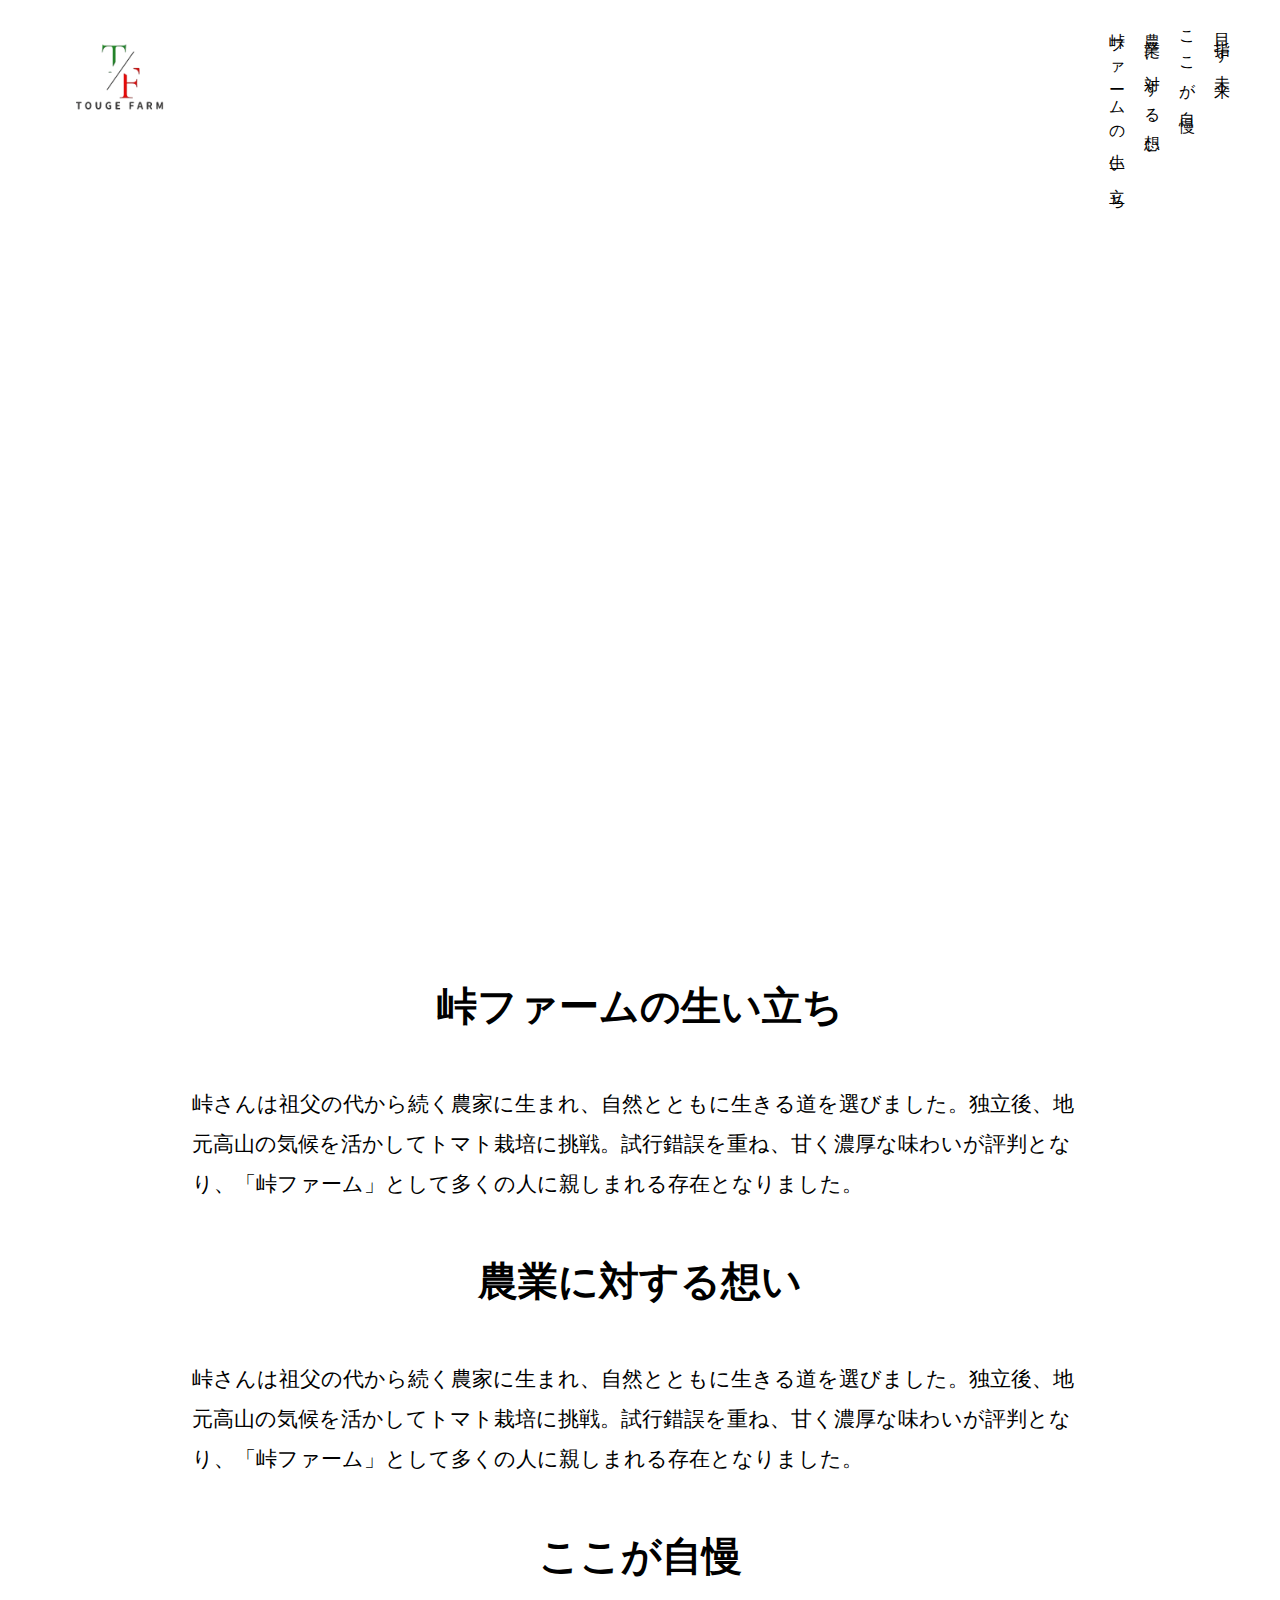
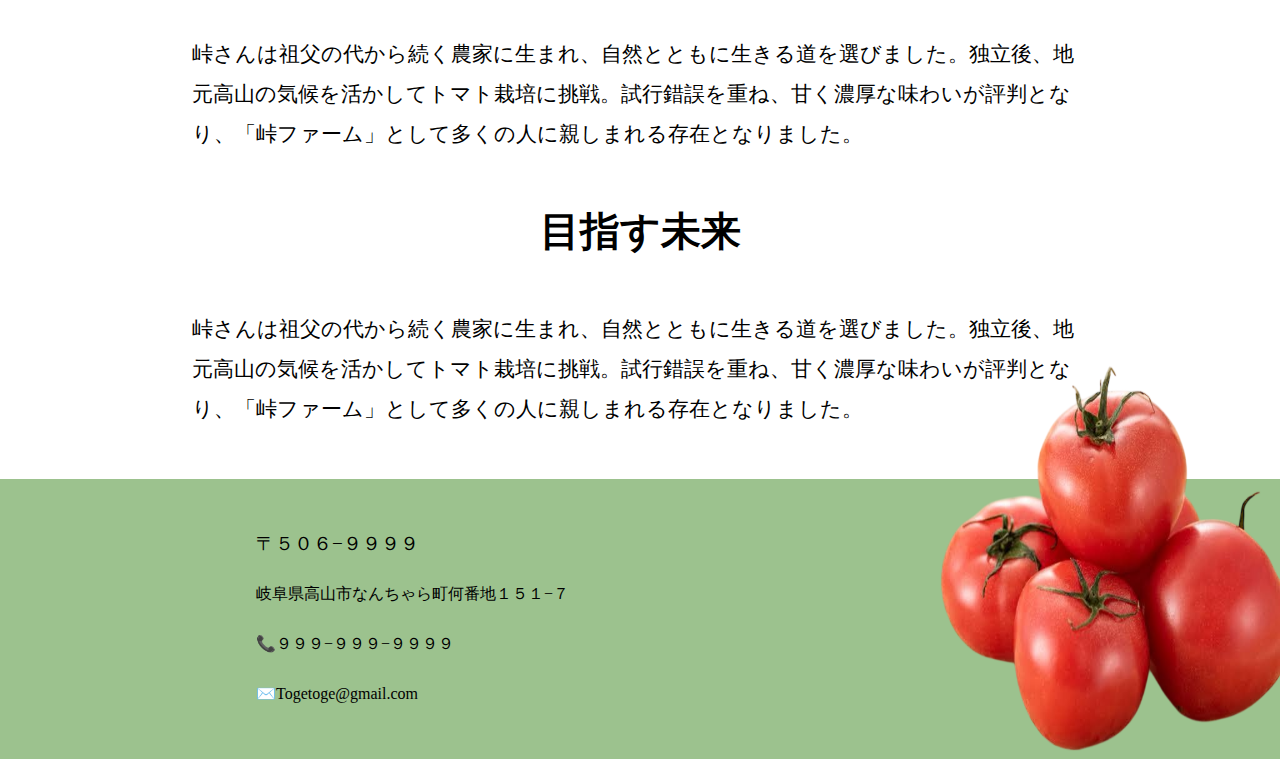
<file: index.html>
<!DOCTYPE html>
<html lang="ja">
<head>
    <meta charset="UTF-8">
    <meta name="viewport" content="width=device-width, initial-scale=1.0">
    <title>峠ファーム</title>
    <link rel="stylesheet" href="Toge.css">
    <link rel="icon" type="image/png" href="/images/favicon.svg" sizes="96x96" />
    <link rel="icon" type="image/svg+xml" href="/images/favicon.svg" />
    <link rel="shortcut icon" href="/favicon.ico" />
    <link rel="apple-touch-icon" sizes="180x180" href="/apple-touch-icon.png" />
    <link rel="manifest" href="/site.webmanifest" />
</head>
<body>
    <header>
        <div class="room1">
            <h1 class="logo"> <img src="images/logologo.PNG" alt="" class="logotext" width="60px" height="60px"></h1>
            <!-- <img src="pomu.png" alt="" class="pomu" width="70px" height="70px">
            <img src="pocha.png" alt="" class="pocha" width="70px" height="70px"> -->

            <img src="images/pomupocha.png" alt="" width="40px" height="40px" class="pomupocha" id="push">
            <ul class="ul1" id="slide">
                <li class="li" id="move"><a href="#toone">峠ファームの生い立ち</a></li>
                <li class="li" id="move1"><a href="#to2">農業に対する想い</a></li>
                <li class="li" id="move2"><a href="#to3">ここが自慢</a></li>
                <li class="li" id="move3"><a href="#to4">目指す未来</a></li>
            </ul>
    
        </div>
        <img src="images/aile2.jpg" alt="" class="back">
        <img src="images/habetoma.jpg" alt="" class="back">
        <img src="images/togemama.jpg" alt="" class="back">
        <!-- <img src="images/IMG_3374.JPG" alt="" class="back"> -->

        <!-- <img src="images/togekunn.PNG" alt="" class="togekun" width="10%" height="50%"> -->
    </header>

    <div id="overlay"></div>

    <section class="section1" id="toone">
        <h1 class="h12">峠ファームの生い立ち</h1>
        <p class="text1">峠さんは祖父の代から続く農家に生まれ、自然とともに生きる道を選びました。独立後、地元高山の気候を活かしてトマト栽培に挑戦。試行錯誤を重ね、甘く濃厚な味わいが評判となり、「峠ファーム」として多くの人に親しまれる存在となりました。</p>

    </section>

    <section class="section2" id="to2">
        <h1 class="h13">農業に対する想い</h1>
        <p class="text2">峠さんは祖父の代から続く農家に生まれ、自然とともに生きる道を選びました。独立後、地元高山の気候を活かしてトマト栽培に挑戦。試行錯誤を重ね、甘く濃厚な味わいが評判となり、「峠ファーム」として多くの人に親しまれる存在となりました。</p>
    </section>

    <section class="section3" id="to3">
        <h1 class="h14">ここが自慢</h1>
        <p class="text3">峠さんは祖父の代から続く農家に生まれ、自然とともに生きる道を選びました。独立後、地元高山の気候を活かしてトマト栽培に挑戦。試行錯誤を重ね、甘く濃厚な味わいが評判となり、「峠ファーム」として多くの人に親しまれる存在となりました。</p>
    </section>

    <section class="section3" id="to4">
        <h1 class="h14">目指す未来</h1>
        <p class="text3">峠さんは祖父の代から続く農家に生まれ、自然とともに生きる道を選びました。独立後、地元高山の気候を活かしてトマト栽培に挑戦。試行錯誤を重ね、甘く濃厚な味わいが評判となり、「峠ファーム」として多くの人に親しまれる存在となりました。</p>
    </section>

    <footer>
        <ul class="ulF">
            <li class="liF">〒５０６−９９９９</li>
            <li class="liF1">岐阜県高山市なんちゃら町何番地１５１−７</li>
            <li class="liF2">📞９９９−９９９−９９９９</li>
            <li class="liF3">✉️Togetoge@gmail.com</li>
        </ul>
        <img src="images/トマト.png" alt="" class="havetomato" width="40%" height="auto">
    </footer>
    


    <script>
        const push = document.getElementById('push');
        const slide = document.getElementById('slide');
        const overlay = document.getElementById('overlay');
        const move = document.getElementById('move');
        const move1 = document.getElementById('move1');
        const move2 = document.getElementById('move2');
        const move3 = document.getElementById('move3');



        push.addEventListener('click', () => {
            slide.classList.add('open');
            overlay.classList.add('show');
        });

        overlay.addEventListener('click',() => {
            slide.classList.remove('open');
            overlay.classList.remove('show');
        });

        move.addEventListener('click', () => {
            slide.classList.remove('open');
            overlay.classList.remove('show');
        });

        move1.addEventListener('click', () => {
            slide.classList.remove('open');
            overlay.classList.remove('show');
        });
        move2.addEventListener('click', () => {
            slide.classList.remove('open');
            overlay.classList.remove('show');
        });
        move3.addEventListener('click', () => {
            slide.classList.remove('open');
            overlay.classList.remove('show');
        });


    </script>
</body>
</html>
</file>
<file: Toge.css>
@charset "utf-8";

*{margin: 0; padding: 0; box-sizing: border-box; font-family: 'Times New Roman', Times, serif;}
.li{list-style: none;}
.logo{font-family:Arial, Helvetica, sans-serif; margin-top: 40px; margin-left: 50px; position: relative;}
.logotext{position: absolute; top: -68px; left: -30px; width: 200px; height: 200px; object-fit: cover;}
.pomu{position: absolute; left: 230px; top: 10px;}
.pocha{position: absolute; top: 70px; left: 0;}
header{position: relative; max-width: 100%; padding-top: 20px;}
.room1{display: flex; justify-content: space-between;}
.ul1{writing-mode: vertical-lr; letter-spacing: 8px; line-height: 35px; margin-right: 40px; font-size: 1rem; z-index: 100;}
a{transition: all .3s ease-in-out; color: black; text-decoration: none; z-index: 20;}
a:hover{color: rgb(251, 187, 161); font-size: 1.1rem;}
.back{
    opacity: 0; 
    width: 82%;
    position: absolute; 
    top: 160px; 
    height: 800px; 
    object-fit: cover; 
    animation: img-change 15s infinite;

    }
.back:nth-child(1){animation-delay: 0s;} 
.back:nth-child(2){animation-delay: 5s;}
.back:nth-child(3){animation-delay: 10s;}

.togekun{position: absolute; top: 50px; left: 95px; object-fit: contain;}

@keyframes img-change{
    0%{opacity: 0;}
    10%{opacity: 1;}
    20%{opacity: 1;}
    30%{opacity: 1;}
    40%{opacity: 0;}
    100%{opacity: 0;}
}
.section1{
    margin-top: 770px;
    max-width: 100%;
    height: auto;
}
.h12{font-size: 2.5rem; text-align: center; margin-bottom: 50px;}
.text1{font-size: 1.3rem; line-height: 40px; width: 70%; margin: 0 auto;}

.section2{
    height: auto;
    max-width: 100%;
    margin-top: 50px;
}
.h13{font-size: 2.5rem; text-align: center; margin-bottom: 50px;}
.text2{font-size: 1.3rem; line-height: 40px; width: 70%; margin: 0 auto; margin-bottom: 50px;}

.section3{
    height: auto;
    max-width: 100%;
    margin-bottom: 50px;
}
.h14{font-size: 2.5rem; text-align: center; margin-bottom: 50px;}
.text3{font-size: 1.3rem; line-height: 40px; width: 70%; margin: 0 auto;}

footer{position: relative; height: auto; width: 100%; background-color: rgba(141, 185, 125, 0.87); padding: 0; display: flex;}
.ulF{width: 80%; margin-left: 20%; line-height: 50px; margin-top: 40px; padding-bottom: 40px;}
li{list-style: none;}
.liF{font-size: 1.2rem;}
.havetomato{position: absolute; top: -120px; right: 0; width: 400px; height: 400px;}

@media (max-width: 460px) {
    .room1{position: relative; margin-bottom: 0;  display: block;}
    .logo{font-size: .8rem;}
    .logotext{top: -50px; width: 150px; height: 150px; left: -60px;}
    .pomupocha{z-index: 100; position: absolute; width: 80px; height: auto; right: 10px; top: 0px;}
    .pomu,.pocha{width: 50px; height: 50px;}
    .pomu{left: 130px; top: -35px;}
    .pocha{left: 10px; top: 0px;}
    .back{position: absolute; width: 100%; object-fit: cover; height: 500px;}
    .section1{display: block; margin-top: 290px;}
    .section1.open{margin: 0;}
    .section1::before{content: "";
        display: block;
        height: 80px;
        margin-top: -80px;
        visibility: hidden;
    }
    .section2::before{content: "";
        display: block;
        height: 160px;
        margin-top: -160px;
        visibility: hidden;
    }
    .section3::before{content: "";
        display: block;
        height: 240px;
        margin-top: -240px;
        visibility: hidden;
    }
    .section3::before{content: "";
        display: block;
        height: 320px;
        margin-top: -320px;
        visibility: hidden;
    }
    [id] {
        scroll-margin-top: 110px;
    }

    .h12,.h13,.h14{font-size: 25px;}
    .h12::before{
        content: "";
        display: block;
        height: 100px;
        margin-top: -100px;
        visibility: hidden;
    }
    .h13::before{
        content: "";
        display: block;
        height: 150px;
        margin-top: -150px;
        visibility: hidden;
    }
    .h14::before{
        content: "";
        display: block;
        height: 100px;
        margin-top: -100px;
        visibility: hidden;
    }

    .text1,.text2,.text3{font-size: 15px;}
    .liF,.liF1,.liF2,.liF3{font-size: 15px;}
    .havetomato{width: 40%; height: 40%; object-fit: cover; top:166px;}
     a{position: relative; text-align: center; font-size: 22px; color: whitesmoke; width: 100%; display: inline-block; z-index: 100;}
    .ul1{width: 100%; z-index: 10; transition: all .3s ease-in-out; writing-mode: horizontal-tb; opacity: 0; text-align: left; line-height: 90px;}
    .ul1.open{opacity: 1; color: aliceblue; z-index: 100; padding-top: 160px;}
    #overlay{
        position: fixed;
        top: 0;
        left: 0;
        width: 100vw;
        height: 800px;
        background-color: rgba(0,0,0,0.8);
        z-index: 0;
        display: none;
    }
    #overlay.show{
        display: block;
        z-index: 90;
        transition:  all .5s ease-in-out;
    }
    .ul1.close{z-index: 100; visibility: hidden;}
}

@media (min-width: 480px) {
    .pomupocha{opacity: 0;}
}
</file>
